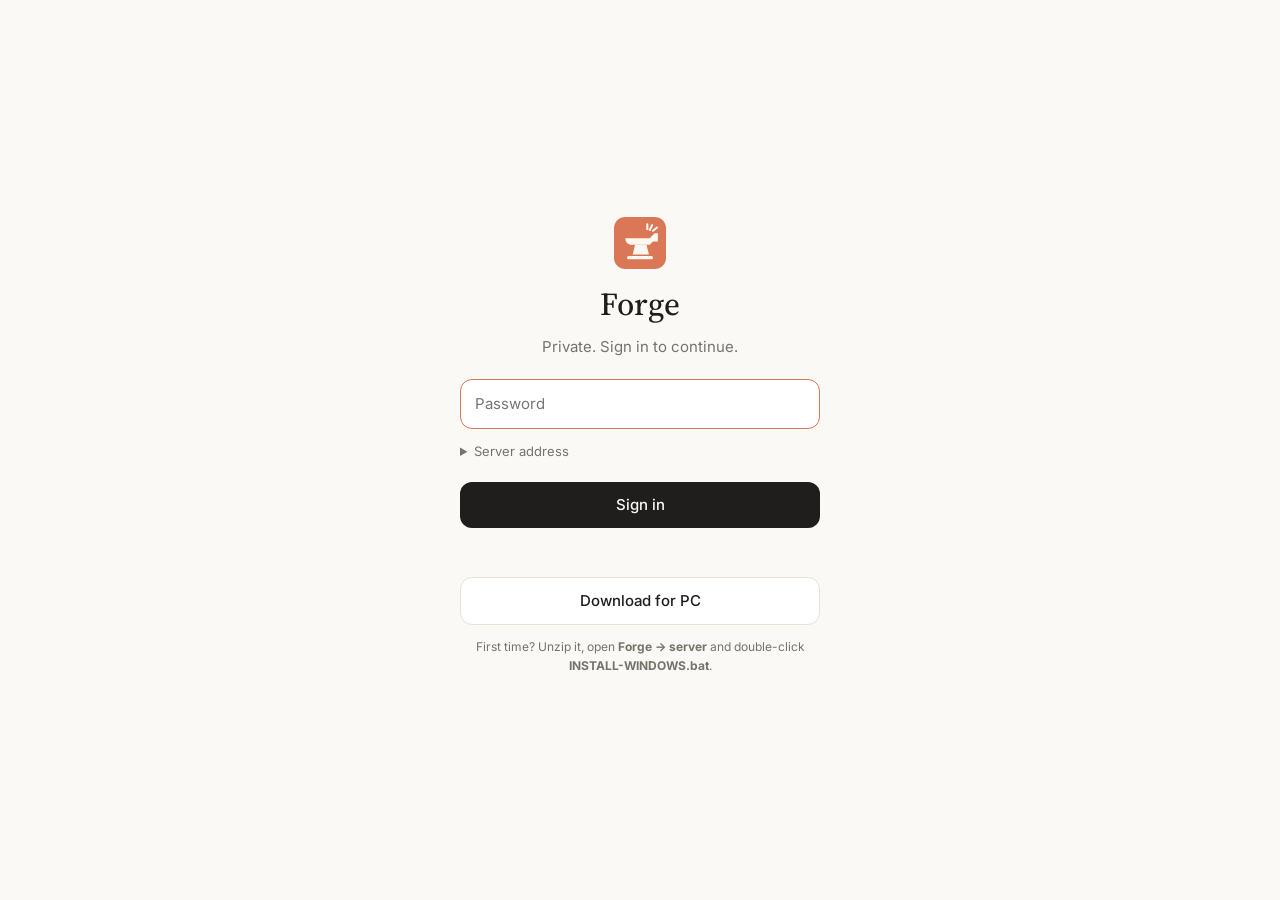
<file: index.html>
<!DOCTYPE html>
<html lang="en">
<head>
<meta charset="utf-8">
<meta name="viewport" content="width=device-width, initial-scale=1, viewport-fit=cover">
<meta name="robots" content="noindex, nofollow">
<title>Forge</title>
<link rel="icon" href="logo.svg" type="image/svg+xml">
<link rel="preconnect" href="https://fonts.googleapis.com">
<link rel="stylesheet" href="https://fonts.googleapis.com/css2?family=Inter:wght@400;500;600&family=Source+Serif+4:opsz,wght@8..60,400;8..60,500&display=swap">
<link rel="stylesheet" href="style.css">
</head>
<body>

<!-- ============ SIGN IN ============ -->
<section id="login" class="login" hidden>
  <form id="loginForm" class="login-card" autocomplete="on">
    <img src="logo.svg" alt="" class="login-logo">
    <h1>Forge</h1>
    <p class="muted">Private. Sign in to continue.</p>
    <input type="text" name="username" autocomplete="username" value="me" hidden>
    <input id="password" type="password" autocomplete="current-password" placeholder="Password" required>
    <details id="serverBox">
      <summary>Server address</summary>
      <input id="serverUrl" type="url" placeholder="https://your-tunnel.example.com" spellcheck="false">
      <small class="muted">Where your PC's Forge server is reachable (your Cloudflare Tunnel URL).</small>
    </details>
    <button class="btn primary" type="submit">Sign in</button>
    <p id="loginError" class="error" role="alert"></p>
    <a class="btn install" href="forge-pc.zip" download>Download for PC</a>
    <p class="muted small">First time? Unzip it, open <b>Forge → server</b> and double-click <b>INSTALL-WINDOWS.bat</b>.</p>
  </form>
</section>

<!-- ============ APP ============ -->
<div id="app" class="app" hidden>
  <aside id="sidebar" class="sidebar">
    <div class="side-top">
      <div class="brand"><img src="logo.svg" alt=""><span id="brandName">Forge</span></div>
      <button class="icon-btn" id="collapseBtn" title="Close sidebar" aria-label="Close sidebar">
        <svg viewBox="0 0 20 20"><rect x="3" y="4" width="14" height="12" rx="2"/><path d="M8 4v12"/></svg>
      </button>
    </div>
    <button id="newChatBtn" class="new-chat"><span class="plus">+</span> New chat</button>
    <input id="searchChats" class="search" type="search" placeholder="Search chats">
    <nav class="chat-list" id="chatList"></nav>

    <button class="usage-mini" id="usageMini" title="Usage details">
      <div class="usage-mini-row"><span>Monthly credit</span><span id="miniPct">—</span></div>
      <div class="bar"><i id="miniBar"></i></div>
      <div class="usage-mini-row small muted"><span id="miniLeft">—</span><span id="miniToday"></span></div>
    </button>
    <button class="side-link" id="logoutBtn">Sign out</button>
  </aside>

  <main class="main">
    <header class="topbar">
      <button class="icon-btn" id="openSideBtn" title="Open sidebar" aria-label="Open sidebar">
        <svg viewBox="0 0 20 20"><rect x="3" y="4" width="14" height="12" rx="2"/><path d="M8 4v12"/></svg>
      </button>
      <div id="chatTitle" class="chat-title"></div>
      <button class="usage-pill" id="usagePill" title="Usage"><span class="dot"></span><span id="pillText">Usage</span></button>
    </header>

    <div id="scroller" class="scroller">
      <div id="empty" class="empty">
        <div class="greet"><img src="logo.svg" alt=""><h2 id="greeting">Hello</h2></div>
      </div>
      <div id="messages" class="messages"></div>
    </div>

    <div class="composer-wrap" id="composerWrap">
      <form id="composer" class="composer">
        <textarea id="input" rows="1" placeholder="How can I help you today?" autocomplete="off"></textarea>
        <div class="composer-bar">
          <div class="model-picker">
            <button type="button" id="modelBtn" class="model-btn"><span id="modelLabel">Auto</span><svg viewBox="0 0 20 20"><path d="M6 8l4 4 4-4"/></svg></button>
            <div id="modelMenu" class="menu" hidden></div>
          </div>
          <span id="routeHint" class="route-hint"></span>
          <button id="sendBtn" class="send" type="submit" aria-label="Send" disabled>
            <svg class="i-send" viewBox="0 0 20 20"><path d="M10 15V5M5 10l5-5 5 5"/></svg>
            <svg class="i-stop" viewBox="0 0 20 20"><rect x="6" y="6" width="8" height="8" rx="1.5"/></svg>
          </button>
        </div>
      </form>
      <p class="fine muted">Runs on your Claude subscription through Claude Code. Claude can make mistakes.</p>
    </div>
  </main>
</div>

<!-- ============ USAGE PANEL ============ -->
<div id="usagePanel" class="sheet" hidden>
  <div class="sheet-card">
    <div class="sheet-head">
      <h3>Usage</h3>
      <button class="icon-btn" id="closeUsage" aria-label="Close"><svg viewBox="0 0 20 20"><path d="M5 5l10 10M15 5L5 15"/></svg></button>
    </div>
    <div id="usageBody"></div>
  </div>
</div>

<div id="toast" class="toast" hidden></div>

<script src="config.js"></script>
<script src="router.js"></script>
<script src="markdown.js"></script>
<script src="app.js"></script>
</body>
</html>
</file>
<file: style.css>
:root{
  --bg:#faf9f5; --side:#f3f1ea; --card:#ffffff; --text:#1f1e1c; --muted:#76736b; --line:#e6e2d8;
  --hover:#ebe8df; --accent:#d97757; --accent-2:#c2603f; --user:#efece3; --code:#f5f3ee;
  --ok:#5a8f5a; --warn:#c98a2b; --bad:#c2453a;
  --serif:"Source Serif 4",Georgia,serif; --sans:Inter,system-ui,-apple-system,"Segoe UI",sans-serif;
  --mono:ui-monospace,"SF Mono",Menlo,Consolas,monospace;
  --shadow:0 1px 2px rgba(0,0,0,.04),0 4px 20px rgba(0,0,0,.06);
}
@media (prefers-color-scheme:dark){:root{
  --bg:#262624; --side:#1f1e1d; --card:#30302e; --text:#ecebe6; --muted:#a29f96; --line:#3c3b37;
  --hover:#353431; --user:#3a3936; --code:#1d1d1b; --shadow:0 1px 2px rgba(0,0,0,.2),0 6px 24px rgba(0,0,0,.3);
}}
*{box-sizing:border-box}
html,body{height:100%;margin:0}
body{background:var(--bg);color:var(--text);font:15px/1.6 var(--sans);-webkit-font-smoothing:antialiased}
[hidden]{display:none!important}
button{font:inherit;color:inherit;background:none;border:0;cursor:pointer}
input,textarea{font:inherit;color:inherit}
svg{width:18px;height:18px;fill:none;stroke:currentColor;stroke-width:1.7;stroke-linecap:round;stroke-linejoin:round}
.muted{color:var(--muted)} .small{font-size:12px}
.error{color:var(--bad);min-height:1.2em;margin:0;font-size:14px}

/* ---------- login ---------- */
.login{min-height:100%;display:grid;place-items:center;padding:24px}
.login-card{width:min(360px,100%);display:flex;flex-direction:column;gap:12px;text-align:center}
.login-logo{width:52px;height:52px;margin:0 auto}
.login-card h1{font:500 32px/1.2 var(--serif);margin:4px 0 0}
.login-card p{margin:0 0 8px}
.login-card input{width:100%;padding:12px 14px;border:1px solid var(--line);border-radius:12px;background:var(--card);outline:none}
.login-card input:focus{border-color:var(--accent)}
.login-card details{text-align:left;font-size:13px}
.login-card summary{cursor:pointer;color:var(--muted);margin-bottom:8px}
.btn{padding:11px 16px;border-radius:12px;font-weight:500}
.btn.primary{background:var(--text);color:var(--bg)}
.btn.primary:hover{opacity:.88}

/* ---------- layout ---------- */
.app{display:flex;height:100%;overflow:hidden}
.sidebar{width:272px;flex:none;background:var(--side);border-right:1px solid var(--line);display:flex;flex-direction:column;padding:10px;gap:6px;transition:margin .2s}
.app.side-closed .sidebar{margin-left:-272px}
.side-top{display:flex;align-items:center;justify-content:space-between;padding:4px 4px 6px}
.brand{display:flex;align-items:center;gap:8px;font:500 19px var(--serif)}
.brand img{width:24px;height:24px}
.icon-btn{width:34px;height:34px;display:grid;place-items:center;border-radius:8px;color:var(--muted)}
.icon-btn:hover{background:var(--hover);color:var(--text)}
.new-chat{display:flex;align-items:center;gap:10px;padding:8px 10px;border-radius:10px;font-weight:500;text-align:left}
.new-chat .plus{width:24px;height:24px;border-radius:50%;background:var(--accent);color:#fff;display:grid;place-items:center;font-size:18px;line-height:1}
.new-chat:hover{background:var(--hover)}
.search{margin:2px 0 6px;padding:8px 10px;border-radius:10px;border:1px solid var(--line);background:var(--bg);outline:none;font-size:14px}
.chat-list{flex:1;overflow-y:auto;margin:0 -4px;padding:0 4px}
.chat-list h4{font-size:12px;font-weight:500;color:var(--muted);margin:12px 8px 4px}
.chat-item{position:relative;display:flex;align-items:center;border-radius:8px}
.chat-item a{flex:1;min-width:0;padding:7px 10px;font-size:14px;white-space:nowrap;overflow:hidden;text-overflow:ellipsis;color:inherit;text-decoration:none;cursor:pointer}
.chat-item:hover,.chat-item.active{background:var(--hover)}
.chat-item .more{opacity:0;width:28px;height:28px}
.chat-item:hover .more,.chat-item.active .more{opacity:1}
.usage-mini{text-align:left;padding:10px;border-radius:12px;border:1px solid var(--line);background:var(--bg);display:flex;flex-direction:column;gap:6px;font-size:13px}
.usage-mini:hover{border-color:var(--muted)}
.usage-mini-row{display:flex;justify-content:space-between;gap:8px}
.bar{height:6px;border-radius:99px;background:var(--hover);overflow:hidden}
.bar i{display:block;height:100%;width:0;background:var(--ok);border-radius:99px;transition:width .4s,background .4s}
.side-link{text-align:left;padding:8px 10px;border-radius:8px;font-size:14px;color:var(--muted)}
.side-link:hover{background:var(--hover);color:var(--text)}

.main{flex:1;min-width:0;display:flex;flex-direction:column;position:relative}
.topbar{height:52px;flex:none;display:flex;align-items:center;gap:8px;padding:0 12px}
.app:not(.side-closed) #openSideBtn{visibility:hidden}
.chat-title{flex:1;min-width:0;font-weight:500;white-space:nowrap;overflow:hidden;text-overflow:ellipsis}
.usage-pill{display:flex;align-items:center;gap:7px;padding:6px 12px;border:1px solid var(--line);border-radius:99px;font-size:13px;background:var(--card)}
.usage-pill:hover{border-color:var(--muted)}
.usage-pill .dot{width:8px;height:8px;border-radius:50%;background:var(--ok)}

.scroller{flex:1;overflow-y:auto;scroll-behavior:smooth}
.messages{max-width:768px;margin:0 auto;padding:12px 24px 40px}
.empty{display:flex;justify-content:center;padding-top:22vh}
.greet{display:flex;align-items:center;gap:14px}
.greet img{width:38px;height:38px}
.greet h2{font:400 40px/1.15 var(--serif);margin:0;letter-spacing:-.01em}
.app.is-empty .scroller{flex:none}
.app.is-empty .main{justify-content:center}
.app.is-empty .empty{padding:0 0 28px}

/* ---------- messages ---------- */
.msg{margin:22px 0}
.msg.user{display:flex;justify-content:flex-end}
.msg.user .bubble{background:var(--user);padding:10px 16px;border-radius:18px;max-width:85%;white-space:pre-wrap;word-wrap:break-word}
.msg.assistant .body{font:16.5px/1.7 var(--serif);word-wrap:break-word}
.body>:first-child{margin-top:0}
.body p{margin:0 0 .9em}
.body h2,.body h3,.body h4{font-family:var(--serif);font-weight:600;margin:1.3em 0 .5em;line-height:1.3}
.body h2{font-size:1.35em}.body h3{font-size:1.18em}.body h4{font-size:1.05em}
.body ul,.body ol{padding-left:1.5em;margin:0 0 .9em}
.body li{margin:.25em 0}
.body a{color:var(--accent-2)}
.body code{font:13.5px var(--mono);background:var(--code);border:1px solid var(--line);padding:1px 5px;border-radius:5px}
.body blockquote{margin:0 0 .9em;padding-left:14px;border-left:3px solid var(--line);color:var(--muted)}
.body hr{border:0;border-top:1px solid var(--line);margin:1.4em 0}
.code{border:1px solid var(--line);border-radius:12px;overflow:hidden;margin:0 0 1em;background:var(--code);font-family:var(--sans)}
.code-head{display:flex;justify-content:space-between;align-items:center;padding:6px 12px;font-size:12px;color:var(--muted);border-bottom:1px solid var(--line)}
.code-head button{font-size:12px;padding:2px 8px;border-radius:6px}
.code-head button:hover{background:var(--hover);color:var(--text)}
.code pre{margin:0;padding:14px;overflow-x:auto}
.code pre code{border:0;background:none;padding:0;font-size:13px;line-height:1.55}
.table-wrap{overflow-x:auto;margin:0 0 1em}
.body table{border-collapse:collapse;font:14px var(--sans)}
.body th,.body td{border:1px solid var(--line);padding:6px 10px;text-align:left}
.body th{background:var(--code)}
.status{font:14px var(--sans);color:var(--muted);display:flex;align-items:center;gap:8px}
.spark{width:16px;height:16px;border-radius:50%;background:var(--accent);animation:pulse 1.2s ease-in-out infinite}
@keyframes pulse{0%,100%{transform:scale(.7);opacity:.6}50%{transform:scale(1);opacity:1}}
.caret::after{content:"";display:inline-block;width:8px;height:8px;margin-left:4px;border-radius:50%;background:var(--accent);animation:pulse 1s infinite;vertical-align:middle}
.err{color:var(--bad);font:14px var(--sans);background:color-mix(in srgb,var(--bad) 8%,transparent);padding:10px 12px;border-radius:10px}

.meta{display:flex;flex-wrap:wrap;align-items:center;gap:6px 10px;margin-top:10px;font:12.5px var(--sans);color:var(--muted)}
.chip{display:inline-flex;align-items:center;gap:5px;padding:2px 9px;border-radius:99px;border:1px solid var(--line);background:var(--card)}
.chip.m-haiku{border-color:#7fae8c}.chip.m-sonnet{border-color:#7f9fc6}.chip.m-opus{border-color:var(--accent)}
.chip .d{width:7px;height:7px;border-radius:50%}
.m-haiku .d{background:#5f9d72}.m-sonnet .d{background:#5b84b8}.m-opus .d{background:var(--accent)}
.meta button{padding:3px 6px;border-radius:6px;display:inline-flex}
.meta button:hover{background:var(--hover);color:var(--text)}
.meta svg{width:15px;height:15px}

/* ---------- composer ---------- */
.composer-wrap{flex:none;padding:0 16px 10px}
.composer{max-width:768px;margin:0 auto;background:var(--card);border:1px solid var(--line);border-radius:22px;box-shadow:var(--shadow);padding:12px 12px 10px 16px;transition:border-color .15s}
.composer:focus-within{border-color:color-mix(in srgb,var(--muted) 60%,var(--line))}
.composer textarea{width:100%;border:0;outline:none;resize:none;background:none;max-height:40vh;font-size:16px;line-height:1.5;padding:2px 0}
.composer-bar{display:flex;align-items:center;gap:8px;margin-top:6px}
.model-picker{position:relative}
.model-btn{display:flex;align-items:center;gap:4px;padding:5px 10px;border-radius:10px;font-size:14px;color:var(--muted)}
.model-btn:hover{background:var(--hover);color:var(--text)}
.model-btn svg{width:14px;height:14px}
.route-hint{flex:1;font-size:12.5px;color:var(--muted);white-space:nowrap;overflow:hidden;text-overflow:ellipsis}
.send{width:34px;height:34px;border-radius:10px;background:var(--accent);color:#fff;display:grid;place-items:center}
.send:disabled{opacity:.4;cursor:default}
.send .i-stop{display:none}
.send.stop{background:var(--text);color:var(--bg)}
.send.stop .i-send{display:none}.send.stop .i-stop{display:block}
.send.stop .i-stop{fill:currentColor;stroke:none}
.fine{text-align:center;font-size:12px;margin:8px 0 0}
.app.is-empty .fine{visibility:hidden}

.menu{position:absolute;bottom:calc(100% + 6px);left:0;min-width:280px;background:var(--card);border:1px solid var(--line);border-radius:14px;box-shadow:var(--shadow);padding:6px;z-index:20}
.menu.down{bottom:auto;top:calc(100% + 4px);left:auto;right:0;min-width:150px}
.menu button{width:100%;text-align:left;padding:8px 10px;border-radius:9px;display:flex;align-items:flex-start;gap:10px}
.menu button:hover{background:var(--hover)}
.menu .t{font-weight:500;font-size:14px}
.menu .s{font-size:12.5px;color:var(--muted);line-height:1.35}
.menu .check{margin-left:auto;color:var(--accent);visibility:hidden}
.menu .sel .check{visibility:visible}
.menu .danger{color:var(--bad)}

/* ---------- usage sheet ---------- */
.sheet{position:fixed;inset:0;background:rgba(0,0,0,.3);display:grid;place-items:center;z-index:50;padding:16px}
.sheet-card{width:min(560px,100%);max-height:90vh;overflow:auto;background:var(--bg);border-radius:18px;box-shadow:var(--shadow);padding:20px 22px}
.sheet-head{display:flex;justify-content:space-between;align-items:center}
.sheet-head h3{font:500 24px var(--serif);margin:0}
.big-num{font:500 34px var(--serif);margin:14px 0 2px}
.big-bar{height:12px;margin:10px 0 6px}
.stats{display:grid;grid-template-columns:repeat(3,1fr);gap:10px;margin:18px 0}
.stat{background:var(--card);border:1px solid var(--line);border-radius:12px;padding:10px 12px}
.stat .k{font-size:12px;color:var(--muted)}
.stat .v{font-size:18px;font-weight:600;margin-top:2px}
.sec{font-size:13px;font-weight:600;margin:18px 0 8px}
.model-row{display:grid;grid-template-columns:90px 1fr 70px;align-items:center;gap:10px;font-size:13px;margin:6px 0}
.model-row .bar i{background:var(--accent)}
.days{display:flex;align-items:flex-end;gap:3px;height:70px;padding-top:6px;border-bottom:1px solid var(--line)}
.days i{flex:1;background:var(--accent);opacity:.75;border-radius:3px 3px 0 0;min-height:1px}
.days i.today{opacity:1}
.note{font-size:13px;color:var(--muted);background:var(--card);border:1px solid var(--line);border-radius:12px;padding:10px 12px;margin-top:16px}
.note a{color:var(--accent-2)}

.toast{position:fixed;bottom:90px;left:50%;transform:translateX(-50%);background:var(--text);color:var(--bg);padding:8px 14px;border-radius:10px;font-size:14px;z-index:60}

@media (max-width:760px){
  .sidebar{position:absolute;inset:0 auto 0 0;z-index:30;box-shadow:var(--shadow)}
  .messages{padding:8px 16px 30px}
  .greet h2{font-size:30px}
  .stats{grid-template-columns:1fr 1fr}
}
.app.is-empty .topbar{position:absolute;top:0;left:0;right:0}
.login-card a{color:var(--accent-2)}
.btn.install{display:block;border:1px solid var(--line);background:var(--card);color:var(--text);text-decoration:none}
.btn.install:hover{border-color:var(--muted)}
</file>
